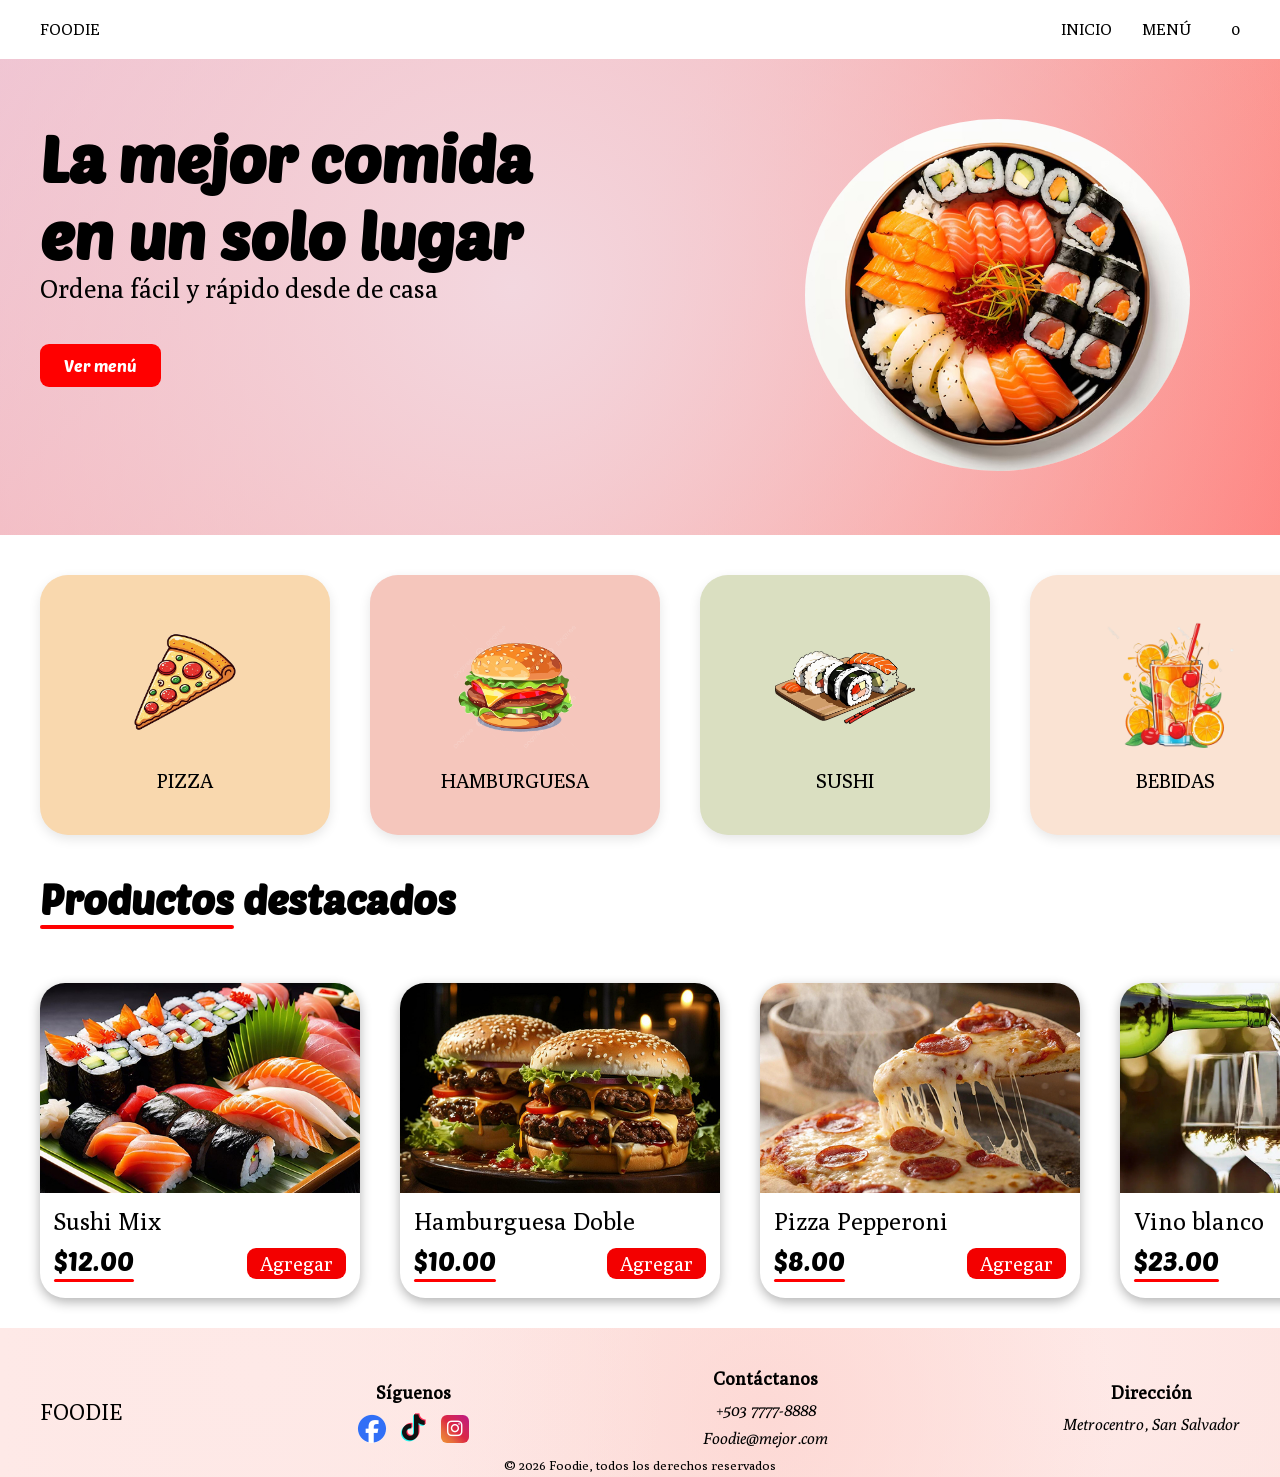
<file: index.html>
<!DOCTYPE html>
<html lang="es">
<head>
    <meta charset="UTF-8">
    <meta name="viewport" content="width=device-width, initial-scale=1.0">
    <title>FOODIE</title>
    <link rel="stylesheet" href="CSS/diseño.css">
    <link rel="stylesheet" href="https://cdnjs.cloudflare.com/ajax/libs/font-awesome/6.5.1/css/all.min.css">
    <link rel="stylesheet" href="https://cdn-uicons.flaticon.com/4.0.0/uicons-solid-rounded/css/uicons-solid-rounded.css">
    <!---link to Google Fonts--->
    <link rel="preconnect" href="https://fonts.googleapis.com">
    <link rel="preconnect" href="https://fonts.gstatic.com" crossorigin>
    <link href="https://fonts.googleapis.com/css2?family=Poetsen+One&display=swap" rel="stylesheet">
    <!--letra poly-->
    <link rel="preconnect" href="https://fonts.googleapis.com">
    <link rel="preconnect" href="https://fonts.gstatic.com" crossorigin>
    <link href="https://fonts.googleapis.com/css2?family=Poetsen+One&family=Poly:ital@0;1&display=swap" rel="stylesheet">
    
</head>
<body>
    <!-- HEADER: logo + navegación + carrito -->
    <header class="navbar">
        <div class="logo">
            <i class="fi fi-sr-spoon" aria-hidden="true"></i> FOODIE <i class="fi fi-sr-fork" aria-hidden="true"></i>
        </div>
        <nav class="nav-derecha" aria-label="Navegación principal">
            <div class="nav-links">
                <a href="index.html">INICIO</a>
                <a href="index.html#categorias">MENÚ</a>
            </div><a href="html/carrito.html" class="carrito-icon" aria-label="Ver carrito de compras">
            
                <i class="fi fi-sr-shopping-cart" aria-hidden="true"></i>
                <span class="carrito-contador" id="contador-carrito">0</span>
            </a>
        </nav>
    </header>

    <main class="contenedoras">

    <!-- LETRA DE INICIO DE LA PAG WEB-->
        <section class="hero" aria-label="Presentación">
            <div class="hero-texto">
                <h1>La mejor comida <br> en un solo lugar</h1>
                <p>Ordena fácil y rápido desde de casa</p>
                <a href="#categorias" class="btn-ver-menu">Ver menú</a>
            </div>
            <div class="hero-imagen">
                <img src="assets/img/sushi-plato.jpg.jpg" alt="Plato de sushi variado">
            </div>
        </section>

        <!-- CATEGORÍAS -->
        <section class="categorias" id="categorias">
    <ul class="lista-categorias">
        <li>
            <a href="html/pizza.html" class="categoria-card card-pizza">
                <img src="assets/icon/icono-pizza.png.png" alt="Pizza">
                <p>PIZZA</p>
            </a>
        </li>
        
        <li>
            <a href="html/hamburguesa.html" class="categoria-card card-hamburguesa">
                <img src="assets/icon/icono-hamburguesa.png.png" alt="Hamburguesa">
                <p>HAMBURGUESA</p>
            </a>
        </li>
        
        <li>
            <a href="html/sushi.html" class="categoria-card card-sushi">
                <img src="assets/icon/icono-sushi.png.png" alt="Sushi">
                <p>SUSHI</p>
            </a>
        </li>
        
        <li>
            <a href="html/vino.html" class="categoria-card card-bebidas">
                <img src="assets/icon/icono-bebidas.png.png" alt="Bebidas">
                <p>BEBIDAS</p>
            </a>
        </li>
    

    </ul>
</section>

        <!-- CARRUSEL (carrusel manejado por JS) -->
        <section class="productos-destacados" aria-labelledby="titulo-destacados">
            <h2 id="titulo-destacados"><span class="subrayado">Productos</span> destacados</h2>
             
            <div class="carrusel-productos">
            <ul class="carrusel-pista" id="carrusel">

                <li>
                    <article class="tarjeta-producto">
                        <figure>
                            <img src="assets/img/sushi-mix.jpg.jpg" alt="Sushi Mix">
                            <figcaption class="nombre-producto">Sushi Mix</figcaption>
                        </figure>
                        <div class="precio-agregar">
                            <span class="precio">$12.00</span>
                          <button class="btn-agregar" data-producto="Sushi Mix" data-precio="12.00" data-imagen="../assets/img/sushi-mix.jpg.jpg">Agregar</button>
                        </div>
                    </article>
                </li>

                <li>
                    <article class="tarjeta-producto">
                        <figure>
                            <img src="assets/img/hamburguesa-doble.jpg.jpg" alt="Hamburguesa Doble">
                            <figcaption class="nombre-producto">Hamburguesa Doble</figcaption>
                        </figure>
                        <div class="precio-agregar">
                            <span class="precio">$10.00</span>
                         <button class="btn-agregar" data-producto="Hamburguesa Doble" data-precio="10.00" data-imagen="../assets/img/hamburguesa-doble.jpg.jpg">Agregar</button>
                        </div>
                    </article>
                </li>

                <li>
                    <article class="tarjeta-producto">
                        <figure>
                            <img src="assets/img/pizza-pepperoni.jpg.jpg" alt="Pizza Pepperoni">
                            <figcaption class="nombre-producto">Pizza Pepperoni</figcaption>
                        </figure>
                        <div class="precio-agregar">
                            <span class="precio">$8.00</span>
                            <button class="btn-agregar" data-producto="Pizza Pepperoni" data-precio="8.00" data-imagen="../assets/img/pizza-pepperoni.jpg.jpg">Agregar</button>
                        </div>
                    </article>
                </li>

                <li>
                    <article class="tarjeta-producto">
                        <figure>
                            <img src="assets/img/vino-chardonnay.jpg.jpg" alt="Vino blanco de chardonnay">
                            <figcaption class="nombre-producto">Vino blanco </figcaption>
                        </figure>
                        <div class="precio-agregar">
                            <span class="precio">$23.00</span>
                            <button class="btn-agregar" data-producto="Vino Chardonnay" data-precio="23.00" data-imagen="../assets/img/vino-chardonnay.jpg.jpg">Agregar</button>
                        </div>
                    </article>
                </li>

                <li>
                    <article class="tarjeta-producto">
                        <figure>
                            <img src="assets/img/sandia-fresca.jpg.jpg" alt="Jugo de sandía fresca">
                            <figcaption class="nombre-producto">Jugosa sandía </figcaption>
                        </figure>
                        <div class="precio-agregar">
                            <span class="precio">$5.00</span>
                            <button class="btn-agregar" data-producto="Jugo Sandía" data-precio="5.00" data-imagen="../assets/img/sandia-fresca.jpg.jpg">Agregar</button>
                        </div>
                    </article>
                </li>
              
            </ul>
            </div>
        </section>
    </main> 

    <!-- FOOTER -->
    <footer class="footer">
        <div class="footer-logo">
            <i class="fi fi-sr-spoon" aria-hidden="true"></i>FOODIE<i class="fi fi-sr-fork" aria-hidden="true"></i>
        </div>

        <section class="footer-col" aria-labelledby="titulo-redes">
            <h3 id="titulo-redes">Síguenos</h3>
          <div class="redes">
<a href="https://www.facebook.com/TU_PAGINA_AQUI" 
       target="_blank" 
       rel="noopener noreferrer" 
       aria-label="Facebook">
        <i class="fa-brands fa-facebook icono-facebook"></i>
    </a>

    <a href="https://www.tiktok.com/@TU_USUARIO_AQUI" 
       target="_blank" 
       rel="noopener noreferrer" 
       aria-label="TikTok">
        <i class="fa-brands fa-tiktok"></i>
    </a>

    <a href="https://www.instagram.com/TU_USUARIO_AQUI" 
       target="_blank" 
       rel="noopener noreferrer" 
       aria-label="Instagram" 
       class="btn-instagram">
        <i class="fa-brands fa-instagram"></i>
    </a>
</div>
        </section>

        <section class="footer-col" aria-labelledby="titulo-contacto">
            <h3 id="titulo-contacto">Contáctanos</h3>
            <address>
                <p><i class="fi fi-sr-call-outgoing" aria-hidden="true"></i> <a href="tel:+50377778888">+503 7777-8888</a></p>
                <p><i class="fi fi-sr-mailbox-envelope" aria-hidden="true"></i> <a href="mailto:Foodie@mejor.com">Foodie@mejor.com</a></p>
            </address>
        </section>

        <section class="footer-col" aria-labelledby="titulo-direccion">
            <h3 id="titulo-direccion">Dirección</h3>
            <address>
                <p><i class="fi fi-sr-marker" aria-hidden="true"></i> Metrocentro, San Salvador</p>
            </address>
        </section>

        <p class="derechos">© 2026 Foodie, todos los derechos reservados</p>
    </footer>

    <script src="js/estilos.foodie.js"></script>
</body>
</html>
</file>
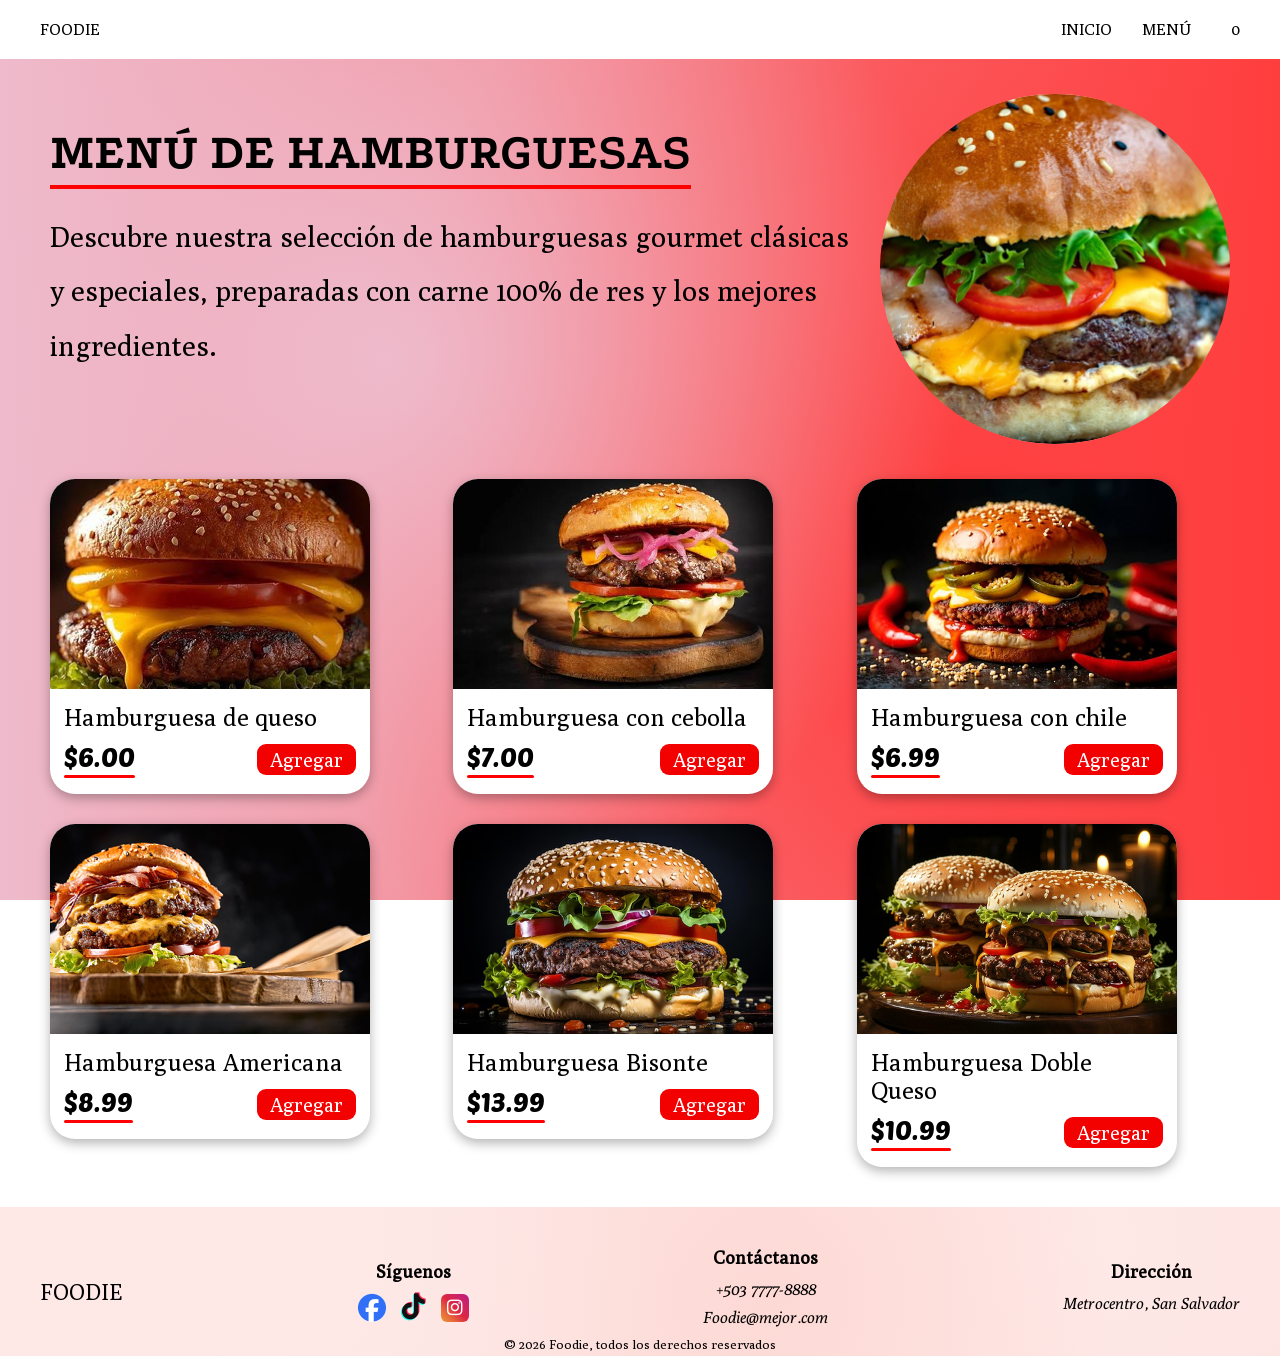
<file: html/hamburguesa.html>
<!DOCTYPE html>
<html lang="es">
<head>
    <meta charset="UTF-8">
    <meta name="viewport" content="width=device-width, initial-scale=1.0">
    <title>FOODIE - Menú de Hamburguesas</title>
      <link rel="stylesheet" href="../CSS/diseño.css">
    <link rel="stylesheet" href="https://cdnjs.cloudflare.com/ajax/libs/font-awesome/6.5.1/css/all.min.css">
    <link rel="stylesheet" href="https://cdn-uicons.flaticon.com/4.0.0/uicons-solid-rounded/css/uicons-solid-rounded.css">

    <!-- Google Fonts -->
    <link rel="preconnect" href="https://fonts.googleapis.com">
    <link rel="preconnect" href="https://fonts.gstatic.com" crossorigin>

    <link href="https://fonts.googleapis.com/css2?family=Poetsen+One&display=swap" rel="stylesheet">
    <link rel="stylesheet" href="../CSS/diseño.css">
    <link href="https://fonts.googleapis.com/css2?family=Poetsen+One&display=swap" rel="stylesheet">
<link href="https://fonts.googleapis.com/css2?family=Podkova:wght@400..800&display=swap" rel="stylesheet">
<link href="https://fonts.googleapis.com/css2?family=Poetsen+One&family=Poly:ital,wght@0,400;0,700;1,400&display=swap" rel="stylesheet">
    

  
</head>
<body>
    <!-- HEADER: logo + navegación + carrito -->
    <header class="navbar">
        <div class="logo">
            <i class="fi fi-sr-spoon" aria-hidden="true"></i> FOODIE <i class="fi fi-sr-fork" aria-hidden="true"></i>
        </div>
        <nav class="nav-derecha" aria-label="Navegación principal">
            <div class="nav-links">
                <a href="../index.html">INICIO</a>
                <a href="../index.html#categorias">MENÚ</a>
            </div>
            <a href="carrito.html" class="carrito-icon" aria-label="Ver carrito de compras">
                <i class="fi fi-sr-shopping-cart" aria-hidden="true"></i>
                <span class="carrito-contador" id="contador-carrito">0</span>
            </a>
        </nav>
    </header>

    <main class="fondo-menu">
        <!-- PRESENTACIÓN DEL MENÚ -->
        <section class="presentacion presentacion-hamburguesa" aria-label="Presentación del menú de hamburguesas">
            <div class="texto">
                <h1>MENÚ DE HAMBURGUESAS</h1>
                <p>Descubre nuestra selección de hamburguesas gourmet clásicas y especiales, preparadas con carne 100% de res y los mejores ingredientes.</p>
            </div>
            <img src="../assets/img/hamburguesa-principal.jpg.jpg" alt="Hamburguesa Principal">
        </section>

        <!-- PRODUCTOS DE HAMBURGUESA -->
        <section class="productos-menu" aria-labelledby="titulo-productos-hamburguesa">
            <ul class="lista-productos">

                <li>
                    <article class=" tarjeta-hamburguesa">
                        <figure>
                            <img src="../assets/img/hamburguesa-de queso.jpg.jpg" alt="Hamburguesa de queso">
                            <figcaption class="nombre-producto">Hamburguesa de queso</figcaption>
                        </figure>
                        <div class="precio-agregar">
                            <span class="precio">$6.00</span>
                          <button class="btn-agregar" data-producto="Hamburguesa de queso" data-precio="6.00" data-imagen="../assets/img/hamburguesa-de queso.jpg.jpg">Agregar</button>
                        </div>
                    </article>
                </li>

                <li>
                    <article class="tarjeta-hamburguesa">
                        <figure>
                            <img src="../assets/img/hamburguesa-con cebolla.jpg.jpg" alt="Hamburguesa con cebolla">
                            <figcaption class="nombre-producto">Hamburguesa con cebolla</figcaption>
                        </figure>
                        <div class="precio-agregar">
                            <span class="precio">$7.00</span>
                           <button class="btn-agregar" data-producto="Hamburguesa con cebolla" data-precio="7.00" data-imagen="../assets/img/hamburguesa-con cebolla.jpg.jpg">Agregar</button>
                        </div>
                    </article>
                </li>

                <li>
                    <article class=" tarjeta-hamburguesa">
                        <figure>
                            <img src="../assets/img/hamburguesa-con chile.jpg.jpg" alt="Hamburguesa con chile">
                            <figcaption class="nombre-producto">Hamburguesa con chile</figcaption>
                        </figure>
                        <div class="precio-agregar">
                            <span class="precio">$6.99</span>
                           <button class="btn-agregar" data-producto="Hamburguesa con chile" data-precio="6.99" data-imagen="../assets/img/hamburguesa-con chile.jpg.jpg">Agregar</button>
                        </div>
                    </article>
                </li>

                <li>
                    <article class=" tarjeta-hamburguesa">
                        <figure>
                            <img src="../assets/img/hamburguesa-americana.jpg.jpg" alt="Hamburguesa Americana">
                            <figcaption class="nombre-producto">Hamburguesa Americana</figcaption>
                        </figure>
                        <div class="precio-agregar">
                            <span class="precio">$8.99</span>
                          <button class="btn-agregar" data-producto="Hamburguesa Americana" data-precio="8.99" data-imagen="../assets/img/hamburguesa-americana.jpg.jpg">Agregar</button>
                        </div>
                    </article>
                </li>

                <li>
                    <article class=" tarjeta-hamburguesa">
                        <figure>
                            <img src="../assets/img/hambuerguesa-bisonte.jpg.jpg" alt="Hamburguesa Bisonte">
                            <figcaption class="nombre-producto">Hamburguesa Bisonte</figcaption>
                        </figure>
                        <div class="precio-agregar">
                            <span class="precio">$13.99</span>
                            <button class="btn-agregar" data-producto="Hamburguesa Bisonte" data-precio="13.99" data-imagen="../assets/img/hambuerguesa-bisonte.jpg.jpg">Agregar</button>
                        </div>
                    </article>
                </li>

                <li>
                    <article class="tarjeta-hamburguesa">
                        <figure>
                            <img src="../assets/img/hamburguesa-doble.jpg.jpg" alt="Hamburguesa Doble">
                            <figcaption class="nombre-producto">Hamburguesa Doble Queso</figcaption>
                        </figure>
                        <div class="precio-agregar">
                            <span class="precio">$10.99</span>
                          <button class="btn-agregar" data-producto="Hamburguesa Doble" data-precio="10.99" data-imagen="../assets/img/hamburguesa-doble.jpg.jpg">Agregar</button>
                        </div>
                    </article>
                </li>

            </ul>
        </section>
    </main>

    <!-- FOOTER -->
    <footer class="footer">
        <div class="footer-logo">
            <i class="fi fi-sr-spoon" aria-hidden="true"></i>FOODIE<i class="fi fi-sr-fork" aria-hidden="true"></i>
        </div>

        <section class="footer-col" aria-labelledby="titulo-redes">
            <h3 id="titulo-redes">Síguenos</h3>
            <div class="redes">
             <a href="https://www.facebook.com/TU_PAGINA_AQUI" 
       target="_blank" 
       rel="noopener noreferrer" 
       aria-label="Facebook">
        <i class="fa-brands fa-facebook icono-facebook"></i>
    </a>

    <a href="https://www.tiktok.com/@TU_USUARIO_AQUI" 
       target="_blank" 
       rel="noopener noreferrer" 
       aria-label="TikTok">
        <i class="fa-brands fa-tiktok"></i>
    </a>

    <a href="https://www.instagram.com/TU_USUARIO_AQUI" 
       target="_blank" 
       rel="noopener noreferrer" 
       aria-label="Instagram" 
       class="btn-instagram">
        <i class="fa-brands fa-instagram"></i>
    </a>
            </div>
        </section>

        <section class="footer-col" aria-labelledby="titulo-contacto">
            <h3 id="titulo-contacto">Contáctanos</h3>
            <address>
                <p><i class="fi fi-sr-call-outgoing" aria-hidden="true"></i> <a href="tel:+50377778888">+503 7777-8888</a></p>
                <p><i class="fi fi-sr-mailbox-envelope" aria-hidden="true"></i> <a href="mailto:Foodie@mejor.com">Foodie@mejor.com</a></p>
            </address>
        </section>

        <section class="footer-col" aria-labelledby="titulo-direccion">
            <h3 id="titulo-direccion">Dirección</h3>
            <address>
                <p><i class="fi fi-sr-marker" aria-hidden="true"></i> Metrocentro, San Salvador</p>
            </address>
        </section>

        <p class="derechos">© 2026 Foodie, todos los derechos reservados</p>
    </footer>

    <script src="../js/estilos.foodie.js"></script>
</body>
</html>
</file>
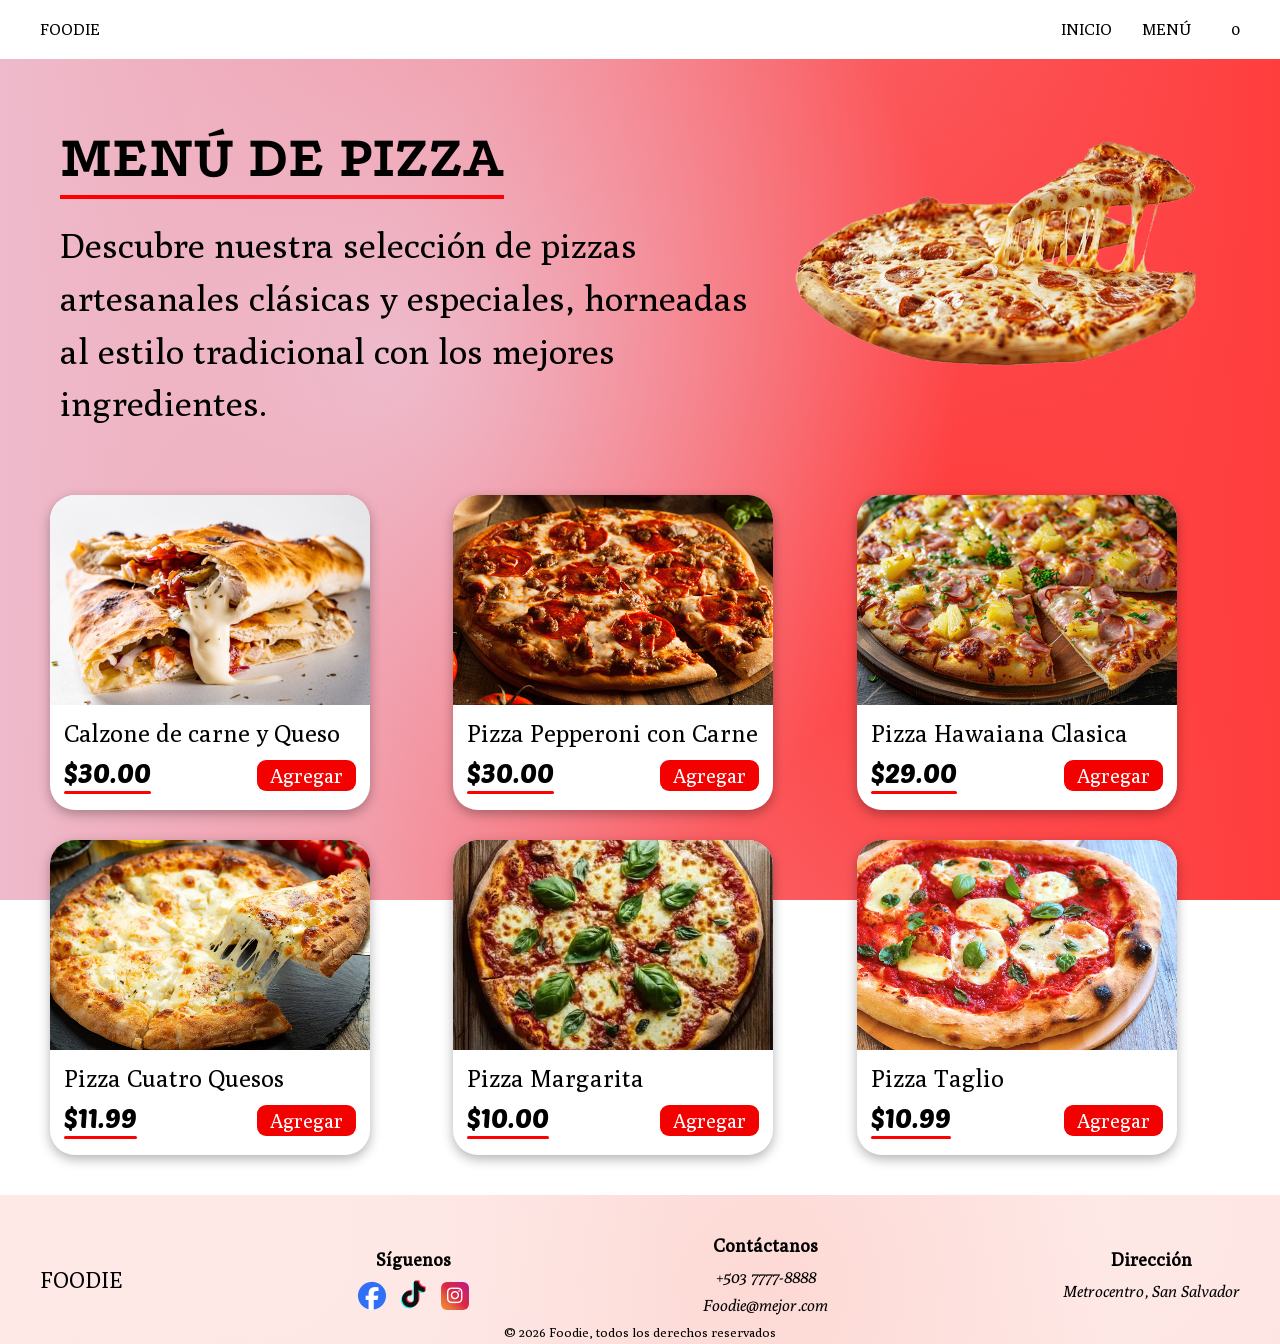
<file: html/pizza.html>
<!DOCTYPE html>
<html lang="es">
<head>
    <meta charset="UTF-8">
    <meta name="viewport" content="width=device-width, initial-scale=1.0">
    <title>FOODIE - Menú de Pizza</title>

    <link rel="stylesheet" href="../CSS/diseño.css">
    <link rel="stylesheet" href="https://cdnjs.cloudflare.com/ajax/libs/font-awesome/6.5.1/css/all.min.css">
    <link rel="stylesheet" href="https://cdn-uicons.flaticon.com/4.0.0/uicons-solid-rounded/css/uicons-solid-rounded.css">

    <!-- Google Fonts -->
    <link rel="preconnect" href="https://fonts.googleapis.com">
    <link rel="preconnect" href="https://fonts.gstatic.com" crossorigin>
    <link href="https://fonts.googleapis.com/css2?family=Podkova:wght@400..800&display=swap" rel="stylesheet">
    <link href="https://fonts.googleapis.com/css2?family=Poetsen+One&family=Poly:ital,wght@0,400;0,700;1,400&display=swap" rel="stylesheet">
</head>
<body>
    <!-- HEADER: logo + navegación + carrito -->
    <header class="navbar">
        <div class="logo">
            <i class="fi fi-sr-spoon" aria-hidden="true"></i> FOODIE <i class="fi fi-sr-fork" aria-hidden="true"></i>
        </div>
        <nav class="nav-derecha" aria-label="Navegación principal">
            <div class="nav-links">
                <a href="../index.html">INICIO</a>
                <a href="../index.html#categorias">MENÚ</a>
            </div>
            <a href="carrito.html" class="carrito-icon" aria-label="Ver carrito de compras">
                <i class="fi fi-sr-shopping-cart" aria-hidden="true"></i>
                <span class="carrito-contador" id="contador-carrito">0</span>
            </a>
        </nav>
    </header>

    <main class="fondo-menu">
        <!-- PRESENTACIÓN DEL MENÚ -->
        <section class="presentacion presentacion-pizza" aria-label="Presentación del menú de pizza">
            <div class="texto">
                <h1>MENÚ DE PIZZA</h1>
                <p>Descubre nuestra selección de pizzas artesanales clásicas y especiales, horneadas al estilo tradicional con los mejores ingredientes.</p>
            </div>
            <img src="../assets/icon/pizza-principal.png" alt="Pizza Principal">
        </section>

        <!-- PRODUCTOS DE PIZZA -->
        <section class="productos-menu" aria-labelledby="titulo-productos-pizza">
            <ul class="lista-productos">

                <li>
                    <article class="tarjeta-pizza">
                        <figure>
                            <img src="../assets/img/calzone.jpg.jpg" alt="Calzone">
                            <figcaption class="nombre-producto">Calzone de carne y Queso</figcaption>
                        </figure>
                        <div class="precio-agregar">
                            <span class="precio">$30.00</span>
                           <button class="btn-agregar" data-producto="Calzone" data-precio="30.00" data-imagen="../assets/img/calzone.jpg.jpg">Agregar</button>
                        </div>
                    </article>
                </li> 

                <li>
                    <article class=" tarjeta-pizza">
                        <figure>
                            <img src="../assets/img/pizza-de-carne-con-pepperoni.jpg.jpg" alt="Pizza Pepperoni con Carne">
                            <figcaption class="nombre-producto">Pizza Pepperoni con Carne</figcaption>
                        </figure>
                        <div class="precio-agregar">
                            <span class="precio">$30.00</span>
                            <button class="btn-agregar" data-producto="Pizza Pepperoni con Carne" data-precio="30.00" data-imagen="../assets/img/pizza-de-carne-con-pepperoni.jpg.jpg">Agregar</button>
                        </div>
                    </article>
                </li>

                <li>
                    <article class=" tarjeta-pizza">
                        <figure>
                            <img src="../assets/img/pizza-de-hawuiana.jpg.jpg" alt="Pizza Hawaiana">
                            <figcaption class="nombre-producto">Pizza Hawaiana Clasica</figcaption>
                        </figure>
                        <div class="precio-agregar">
                            <span class="precio">$29.00</span>
                            <button class="btn-agregar" data-producto="Pizza Hawaiana" data-precio="29.00" data-imagen="../assets/img/pizza-de-hawuiana.jpg.jpg">Agregar</button>
                        </div>
                    </article>
                </li>

                <li>
                    <article class="tarjeta-pizza">
                        <figure>
                            <img src="../assets/img/pizza cuatro queso.jpg.jpg" alt="Pizza Cuatro Quesos">
                            <figcaption class="nombre-producto">Pizza Cuatro Quesos</figcaption>
                        </figure>
                        <div class="precio-agregar">
                            <span class="precio">$11.99</span>
                          <button class="btn-agregar" data-producto="Pizza Cuatro Quesos" data-precio="11.99" data-imagen="../assets/img/pizza cuatro queso.jpg.jpg">Agregar</button>
                        </div>
                    </article>
                </li>

                <li>
                    <article class="tarjeta-pizza">
                        <figure>
                            <img src="../assets/img/pizza-margarita.jpg.webp" alt="Pizza Margarita">
                            <figcaption class="nombre-producto">Pizza Margarita</figcaption>
                        </figure>
                        <div class="precio-agregar">
                            <span class="precio">$10.00</span>
                            <button class="btn-agregar" data-producto="Pizza Margarita" data-precio="10.00" data-imagen="../assets/img/pizza-margarita.jpg.webp">Agregar</button>
                        </div>
                    </article>
                </li>

                <li>
                    <article class="tarjeta-pizza">
                        <figure>
                            <img src="../assets/img/pizza-taglio.jpg.jpg" alt="Pizza Taglio">
                            <figcaption class="nombre-producto">Pizza Taglio</figcaption>
                        </figure>
                        <div class="precio-agregar">
                            <span class="precio">$10.99</span>
                           <button class="btn-agregar" data-producto="Pizza Taglio" data-precio="10.99" data-imagen="../assets/img/pizza-taglio.jpg.jpg">Agregar</button>
                        </div>
                    </article>
                </li>

            </ul>
        </section>
    </main>

    <!-- FOOTER -->
    <footer class="footer">
        <div class="footer-logo">
            <i class="fi fi-sr-spoon" aria-hidden="true"></i>FOODIE<i class="fi fi-sr-fork" aria-hidden="true"></i>
        </div>

        <section class="footer-col" aria-labelledby="titulo-redes">
            <h3 id="titulo-redes">Síguenos</h3>
            <div class="redes">
                <a href="https://www.facebook.com/TU_PAGINA_AQUI" 
       target="_blank" 
       rel="noopener noreferrer" 
       aria-label="Facebook">
        <i class="fa-brands fa-facebook icono-facebook"></i>
    </a>

    <a href="https://www.tiktok.com/@TU_USUARIO_AQUI" 
       target="_blank" 
       rel="noopener noreferrer" 
       aria-label="TikTok">
        <i class="fa-brands fa-tiktok"></i>
    </a>

    <a href="https://www.instagram.com/TU_USUARIO_AQUI" 
       target="_blank" 
       rel="noopener noreferrer" 
       aria-label="Instagram" 
       class="btn-instagram">
        <i class="fa-brands fa-instagram"></i>
    </a>
            </div>
        </section>

        <section class="footer-col" aria-labelledby="titulo-contacto">
            <h3 id="titulo-contacto">Contáctanos</h3>
            <address>
                <p><i class="fi fi-sr-call-outgoing" aria-hidden="true"></i> <a href="tel:+50377778888">+503 7777-8888</a></p>
                <p><i class="fi fi-sr-mailbox-envelope" aria-hidden="true"></i> <a href="mailto:Foodie@mejor.com">Foodie@mejor.com</a></p>
            </address>
        </section>

        <section class="footer-col" aria-labelledby="titulo-direccion">
            <h3 id="titulo-direccion">Dirección</h3>
            <address>
                <p><i class="fi fi-sr-marker" aria-hidden="true"></i> Metrocentro, San Salvador</p>
            </address>
        </section>

        <p class="derechos">© 2026 Foodie, todos los derechos reservados</p>
    </footer>

    <script src="../js/estilos.foodie.js"></script>
</body>
</html>
</file>
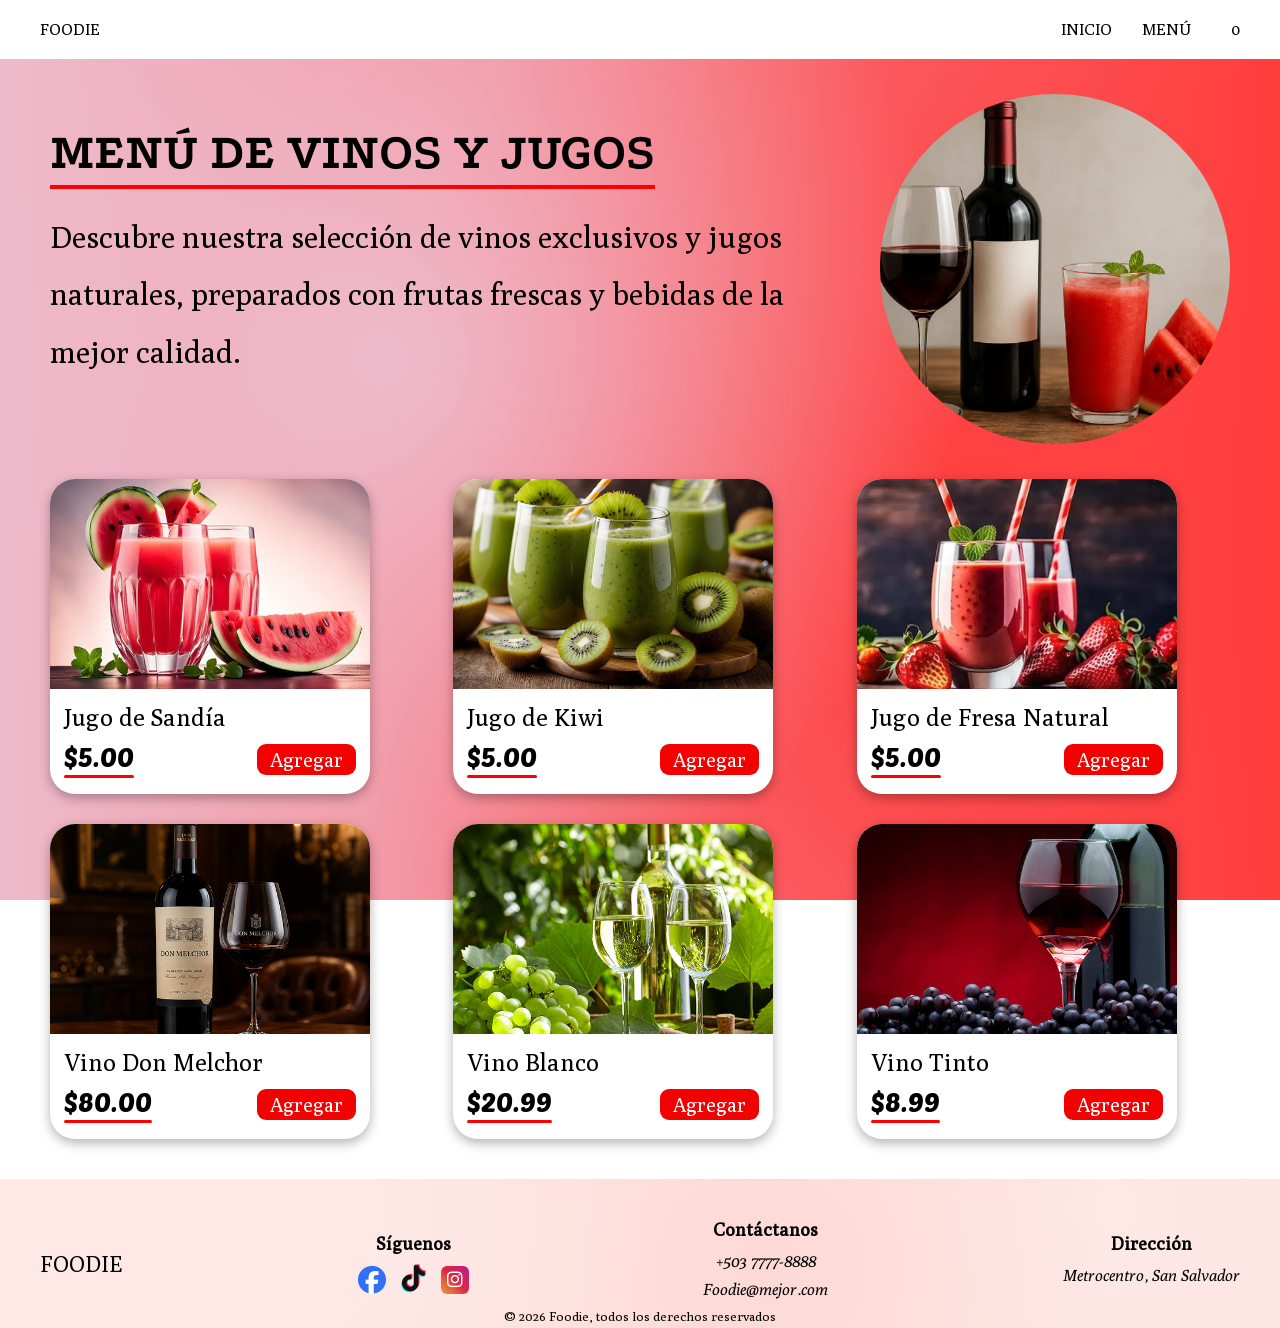
<file: html/vino.html>
<!DOCTYPE html>
<html lang="es">
<head>
    <meta charset="UTF-8">
    <meta name="viewport" content="width=device-width, initial-scale=1.0">
    <title>FOODIE - Menú de Vinos y Jugos</title>

    <link rel="stylesheet" href="../CSS/diseño.css">
    <link rel="stylesheet" href="https://cdnjs.cloudflare.com/ajax/libs/font-awesome/6.5.1/css/all.min.css">
    <link rel="stylesheet" href="https://cdn-uicons.flaticon.com/4.0.0/uicons-solid-rounded/css/uicons-solid-rounded.css">

    <!-- Google Fonts -->
    <link rel="preconnect" href="https://fonts.googleapis.com">
    <link rel="preconnect" href="https://fonts.gstatic.com" crossorigin>
    <link href="https://fonts.googleapis.com/css2?family=Podkova:wght@400..800&display=swap" rel="stylesheet">
    <link href="https://fonts.googleapis.com/css2?family=Poetsen+One&family=Poly:ital,wght@0,400;0,700;1,400&display=swap" rel="stylesheet">
</head>
<body>
    <!-- HEADER: logo + navegación + carrito -->
    <header class="navbar">
        <div class="logo">
            <i class="fi fi-sr-spoon" aria-hidden="true"></i> FOODIE <i class="fi fi-sr-fork" aria-hidden="true"></i>
        </div>
        <nav class="nav-derecha" aria-label="Navegación principal">
            <div class="nav-links">
                <a href="../index.html">INICIO</a>
                <a href="../index.html#categorias">MENÚ</a>
            </div>
            <a href="carrito.html" class="carrito-icon" aria-label="Ver carrito de compras">
                <i class="fi fi-sr-shopping-cart" aria-hidden="true"></i>
                <span class="carrito-contador" id="contador-carrito">0</span>
            </a>
        </nav>
    </header>

    <main class="fondo-menu">
        <!-- PRESENTACIÓN DEL MENÚ -->
        <section class="presentacion presentacion-vino" aria-label="Presentación del menú de vinos y jugos">
            <div class="texto">
                <h1>MENÚ DE VINOS Y JUGOS</h1>
                <p>Descubre nuestra selección de vinos exclusivos y jugos naturales, preparados con frutas frescas y bebidas de la mejor calidad.</p>
            </div>
            <img src="../assets/icon/vino y bebidad.phg.png" alt="Vinos y Jugos">
        </section>

        <!-- PRODUCTOS DE VINO Y JUGO -->
        <section class="productos-menu" aria-labelledby="titulo-productos-vino">
            <ul class="lista-productos">

                <li>
                    <article class=" tarjeta-vino">
                        <figure>
                            <img src="../assets/img/jugo-de-sandia.jpg.jpg" alt="Jugo de Sandía">
                            <figcaption class="nombre-producto">Jugo de Sandía</figcaption>
                        </figure>
                        <div class="precio-agregar">
                            <span class="precio">$5.00</span>
                            <button class="btn-agregar" data-producto="Jugo de Sandía" data-precio="5.00" data-imagen="../assets/img/jugo-de-sandia.jpg.jpg">Agregar</button>
                        </div>
                    </article>
                </li>

                <li>
                    <article class=" tarjeta-vino">
                        <figure>
                            <img src="../assets/img/jugo-de-kiwi.jpg.jpg" alt="Jugo de Kiwi">
                            <figcaption class="nombre-producto">Jugo de Kiwi</figcaption>
                        </figure>
                        <div class="precio-agregar">
                            <span class="precio">$5.00</span>
                          <button class="btn-agregar" data-producto="Jugo de Kiwi" data-precio="5.00" data-imagen="../assets/img/jugo-de-kiwi.jpg.jpg">Agregar</button>
                        </div>
                    </article>
                </li>

                <li>
                    <article class=" tarjeta-vino">
                        <figure>
                            <img src="../assets/img/jugo-de-fresa.jpg.jpg" alt="Jugo de Fresa">
                            <figcaption class="nombre-producto">Jugo de Fresa Natural</figcaption>
                        </figure>
                        <div class="precio-agregar">
                            <span class="precio">$5.00</span>
                          <button class="btn-agregar" data-producto="Jugo de Fresa" data-precio="5.00" data-imagen="../assets/img/jugo-de-fresa.jpg.jpg">Agregar</button>
                        </div>
                    </article>
                </li>

                <li>
                    <article class=" tarjeta-vino">
                        <figure>
                            <img src="../assets/img/vino-don-melchor.jpg.jpg" alt="Vino Don Melchor">
                            <figcaption class="nombre-producto">Vino Don Melchor</figcaption>
                        </figure>
                        <div class="precio-agregar">
                            <span class="precio">$80.00</span>
                            <button class="btn-agregar" data-producto="Vino Don Melchor" data-precio="80.00" data-imagen="../assets/img/vino-don-melchor.jpg.jpg">Agregar</button>
                        </div>
                    </article>
                </li>

                <li>
                    <article class=" tarjeta-vino">
                        <figure>
                            <img src="../assets/img/vino-blanco.jpg.jpg" alt="Vino Blanco">
                            <figcaption class="nombre-producto">Vino Blanco</figcaption>
                        </figure>
                        <div class="precio-agregar">
                            <span class="precio">$20.99</span>
                            <button class="btn-agregar" data-producto="Vino Blanco" data-precio="20.99" data-imagen="../assets/img/vino-blanco.jpg.jpg">Agregar</button>
                        </div>
                    </article>
                </li>

                <li>
                    <article class=" tarjeta-vino">
                        <figure>
                            <img src="../assets/img/vino-tinto.jpg.jpg" alt="Vino Tinto">
                            <figcaption class="nombre-producto">Vino Tinto</figcaption>
                        </figure>
                        <div class="precio-agregar">
                            <span class="precio">$8.99</span>
                           <button class="btn-agregar" data-producto="Vino Tinto" data-precio="8.99" data-imagen="../assets/img/vino-tinto.jpg.jpg">Agregar</button>
                        </div>
                    </article>
                </li>

            </ul>
        </section>
    </main>

    <!-- FOOTER -->
    <footer class="footer">
        <div class="footer-logo">
            <i class="fi fi-sr-spoon" aria-hidden="true"></i>FOODIE<i class="fi fi-sr-fork" aria-hidden="true"></i>
        </div>

        <section class="footer-col" aria-labelledby="titulo-redes">
            <h3 id="titulo-redes">Síguenos</h3>
            <div class="redes">
               
            <a href="https://www.facebook.com/TU_PAGINA_AQUI" 
       target="_blank" 
       rel="noopener noreferrer" 
       aria-label="Facebook">
        <i class="fa-brands fa-facebook icono-facebook"></i>
    </a>

    <a href="https://www.tiktok.com/@TU_USUARIO_AQUI" 
       target="_blank" 
       rel="noopener noreferrer" 
       aria-label="TikTok">
        <i class="fa-brands fa-tiktok"></i>
    </a>

    <a href="https://www.instagram.com/TU_USUARIO_AQUI" 
       target="_blank" 
       rel="noopener noreferrer" 
       aria-label="Instagram" 
       class="btn-instagram">
        <i class="fa-brands fa-instagram"></i>
                                             </a>
            </div>
        </section>

        <section class="footer-col" aria-labelledby="titulo-contacto">
            <h3 id="titulo-contacto">Contáctanos</h3>
            <address>
                <p><i class="fi fi-sr-call-outgoing" aria-hidden="true"></i> <a href="tel:+50377778888">+503 7777-8888</a></p>
                <p><i class="fi fi-sr-mailbox-envelope" aria-hidden="true"></i> <a href="mailto:Foodie@mejor.com">Foodie@mejor.com</a></p>
            </address>
        </section>

        <section class="footer-col" aria-labelledby="titulo-direccion">
            <h3 id="titulo-direccion">Dirección</h3>
            <address>
                <p><i class="fi fi-sr-marker" aria-hidden="true"></i> Metrocentro, San Salvador</p>
            </address>
        </section>

        <p class="derechos">© 2026 Foodie, todos los derechos reservados</p>
    </footer>

    <script src="../js/estilos.foodie.js"></script>
</body>
</html>
</file>
<file: CSS/diseño.css>
*{
    margin: 0;
    padding: 0;
    box-sizing: border-box;}
html {
     overflow-x: hidden;
    overflow-y: scroll;
    scrollbar-width: none;
    -ms-overflow-style: none;
    overscroll-behavior-y: none;
}

html::-webkit-scrollbar {
    display: none;
}

body{
   font-family:"Poly" ,sans-serif;
    max-width: 1440px;
    margin:0 auto;
    overflow-x: hidden;
}

.navbar{
    display: flex;
    justify-content: space-between;
    align-items: center;
    padding: 20px 40px;
}
.nav-derecha{
    display: flex;
    align-items: center;
    gap: 40px;
}
.nav-links{
    display: flex;
    gap: 30px;
}
a {
    text-decoration:none;
    color:inherit;
}
.hero{
    display: flex;
    align-items: flex-start;
    justify-content: space-between;
    padding: 60px 40px;
    background:
        radial-gradient(circle at 25% 30%, #f3d7df 0%, transparent 55%),
        radial-gradient(circle at 75% 70%, #ff7675 0%, transparent 60%),
        linear-gradient(135deg, #eebbcc 0%, #ff9a8b 55%, #ff7675 100%);
    background-repeat: no-repeat;
    background-size: 160% 160%;
    animation: fondo-flotante 18s cubic-bezier(0.45, 0, 0.55, 1) infinite;
}
@keyframes fondo-flotante{
    0%{ background-position: 20% 20%; }
    25%{ background-position: 80% 20%; }
    50%{ background-position: 80% 80%; }
    75%{ background-position: 20% 80%; }
    100%{ background-position: 20% 20%; }
}

.hero-texto{
    max-width: 650px;
}
.hero-texto h1{
    font-family: "Poetsen One",sans-serif;
    font-size: clamp(2rem,5vw,99px);
    color: #000000;
}
.hero-texto p{
   font-family: "Poly",sans-serif; 
   font-size: clamp(1rem,2vw,40px);
   font-weight: 400;
   color:#000000;
}
.hero-imagen{
    width: 385px;
    aspect-ratio: 667/609;
    margin-right: 50px;
    flex-shrink: 0;
}
.hero-imagen img{
    width: 100%;
    height: 100%;
    border-radius: 50%;
    object-fit: cover;
}
.btn-ver-menu{
    display: inline-block;
    padding: 12px 24px;
    font-family: "Poetsen One",sans-serif;
    font-size: 16px;
    color: #FFffff;
    background-color: #FF0000;
    text-align: center;
    border-radius: 9px;
    margin-top: 40px;
}
                                           /* TARGETAS DE LA PAGINA WEB */

.categoria-card img{
    width: 140px;
    height: 140px;
    object-fit: contain;
    margin-bottom: 12px;
    

}
.categoria-card p{
    font-family: "Poly",sans-serif;
    font-size: 20px;
    color: #000000;
}
.lista-categorias{
    display: flex;
    justify-content: flex-start;
    gap: 40px;
    list-style: none;
    padding: 40px;
}
.categoria-card{
     width: 290px;
     height: 260px;
    border-radius: 28px;
    display: flex;
    flex-direction: column;
    align-items: center;
    justify-content: center;
    transition: transform 0.2s ease;
    box-shadow: 0 4px 12px rgba(0,0,0,0.1);


}
.card-pizza{
    background-color:#F9D8AE;
}
.categoria-card:hover{
    transform: scale(1.10);
}
.card-hamburguesa{
    background-color: #F5C6BC;
}
.card-sushi{
    background-color: #DADFC1;
}
.card-bebidas{
    background-color: #FAE3D3;

}
.productos-destacados h2{
    font-family: "Poetsen One",sans-serif;
    font-size: 40px;
    color: #000000;
    padding: 0 40px;
    margin-bottom: 40px;

}
.subrayado{
    position: relative;

}
.subrayado::after {
    content: "";
    position: absolute;
    left: 0;
    bottom: -6px;
    width: 100%;
    height: 4px;
    background-color: #FF0000;
    border-radius: 2px;
}
/*carrusel de los productos javascript*/
.carrusel-productos{
    overflow: hidden;
    padding: 20px 40px 30px;
}
.carrusel-pista{
    display: flex;
    gap: 40px;
    list-style: none;
    will-change: transform;
    animation: carrusel-scroll 25s linear infinite;
    animation-play-state: paused;
}
.carrusel-pista.listo{
    animation-play-state: running;
}
.carrusel-pista.pausado{
    animation-play-state: paused;
}
@keyframes carrusel-scroll{
    from{ transform: translateX(0); }
    to{ transform: translateX(calc(-1 * var(--ancho-carrusel, 50%))); }
}

.tarjeta-producto{
    width: 320px;
    background: #fff;
    border-radius: 25px;
    box-shadow: 0 4px 12px rgba(0,0,0,0.3);
    overflow: hidden;
    flex-shrink: 0;
    transition: transform 0.3s ease;
}
.tarjeta-producto:hover{
    transform: scale(1.08);
}
.tarjeta-producto img{
    width: 100%;
    height: 210px;
    object-fit: cover;
    display: block;
}
.btn-agregar{
     padding:4px 13px;
    font-family: "Poly", sans-serif;
    font-size: 20px;
    color: #Ffffff;
    background-color: #F30000;
    border: none;
    border-radius: 9px;
    cursor: pointer;
}
.precio{
    font-family: "Poetsen One",sans-serif;
    font-size: 26px;
    color: #000000;
    position: relative;
    padding-bottom: 6px;
}
.nombre-producto{
    font-family: "Poly", sans-serif;
    font-size: 24px;
    color: #000000;
    margin: 14px 0 10px;
    padding: 0 14px;

}
.precio-agregar{
    display: flex;
    justify-content: space-between;
    align-items: center;
    padding: 0 14px 16px;
}
.precio::after{
    content: "";
    position: absolute;
    left: 0;
    bottom: 0;
    width: 100%;
    height: 3px;
    background-color: #ff0000;
    border-radius: 2px;
  
                                       /*pie de pagina web de foodie*/
}
.footer{
    display: flex;
    justify-content:space-between;
    align-items: center;
    flex-wrap: wrap;
    gap:30 px;
    padding: 40px 40px 4px;
    background-image:
        radial-gradient(circle at 20% 30%, #FEE9E7 0%, transparent 40%),
        radial-gradient(circle at 60% 60%, #FDD9D5 0%, transparent 45%),
        radial-gradient(circle at 85% 20%, #FEE9E7 0%, transparent 50%),
        linear-gradient(to right, #FEE9E7 0%, #FCE0DC 100%);
         background-repeat: no-repeat;
 

}
.derechos{
 width: 100%;
 flex-basis:100%;
 text-align: center;
 margin-top: 0px;
 align-self: flex-end;
 font-family: "Poly",sans-serif;
 font-size: 13px;
}

.footer-logo{
font-family: "Poly",sans-serif;
font-size: 22px;
color: #000000;
}
.footer-col{
    text-align: center;
}
.footer-col h3{
    font-family: "Poly",sans-serif;
    font-weight: 700;
    font-size: 18px;
    margin-bottom: 12px;
    color: #000000;
}
.redes{
    display: flex;
    gap: 16px;
    justify-content: center;

}
.icono-facebook {
  color: #316FF6; 
  background-color: white; 
  border-radius: 50%; 
  width: 1em; 
  height: 1em;
  display: inline-flex;
  align-items: center;
  justify-content: center;
  line-height: 1;
  font-size: 28px;
}
.icono-facebook:hover {
  transform: scale(1.1);
}


.btn-instagram {
  display: inline-flex;
  align-items: center;
  justify-content: center;
  width: 28px;  
  height: 28px; 
  border-radius: 6px; 
  vertical-align: middle;
  background: linear-gradient(45deg, #f09433 0%, #e6683c 25%, #dc2743 50%, #cc2366 75%, #bc1888 100%);
  text-decoration: none; 
  transition: all 0.3s ease;
}
.btn-instagram i {
  color: #FFFFFF; 
  font-size: 18px; 
  line-height: 1;
}

.btn-instagram:hover {
  transform: scale(1.1);
}
.fa-tiktok {
  
  color: #111111; 
  font-size: 26px; 
  text-shadow: -1px 1px 0px #24f6f0, 1px -1px 0px #fe2c55;
  vertical-align: middle;
  transition: all 0.3s ease;
}
.fa-tiktok:hover {
  transform: scale(1.1);
  text-shadow: -1.5px 1.5px 0px #24f6f0, 1.5px -1.5px 0px #fe2c55;
}
.redes a,.redes i{
    vertical-align: middle;
}
address p{
    margin-bottom: 9px;

}
                                    /*diseño de sushi*/
main.fondo-menu {
    background-image:
        radial-gradient(circle at 30% 40%, #eebbcc 0%, transparent 55%),
        radial-gradient(circle at 75% 60%, #ff3d3d 0%, transparent 60%),
        linear-gradient(to right, #eebbcc 0%, #ff3d3d 100%);
    background-attachment: fixed;
    background-size: cover;
    background-repeat: no-repeat;
    margin: 0;
}
.presentacion{
  display: flex;
  align-items: flex-start;
  justify-content: space-between;
  padding: 35px 50px;
  
 
}
.presentacion img{
 width: 100%;
 max-width: 450px;
 aspect-ratio: 4000/2667;
 object-fit: contain;
}
.presentacion-sushi .texto {
  max-width: 520px;
  text-align: left;
  margin-top: 20px;
  
}
.presentacion-sushi .texto p{
    font-size: 2.20rem;
    line-height: 1.5;
    
  }
.presentacion .texto h1{
  font-family: "Podkova",sans-serif;
  font-size: clamp(2.5rem,5vw,60px);
  color: #000;
  position: relative;
  display: inline-block;
  margin-bottom: 20px;
  display: inline-flex;
  border-bottom: 4px solid #ff0000;
  padding-bottom: 4px;
}
.lista-productos{
    display: grid;
    grid-template-columns: repeat(3,1fr);
    gap: 30px;
    list-style: none;
    padding: 0 50px 40px;
    margin: 0;
}
.tarjeta-sushi{
    width: 320px;
    background: #fff;
    border-radius: 25px;
    box-shadow: 0 4px 12px rgba(0,0,0,0.3);
    overflow: hidden;
    flex-shrink: 0;
    transition: transform 0.3s ease;
}
.tarjeta-sushi:hover{
    transform: scale(1.08);
}
.tarjeta-sushi img{
    width: 100%;
    height: 210px;
    object-fit: cover;
    display: block;
}
.btn-agregar{
     padding:4px 13px;
    font-family: "Poly", sans-serif;
    font-size: 20px;
    color: #Ffffff;
    background-color: #F30000;
    border: none;
    border-radius: 9px;
    cursor: pointer;
}
.precio{
    font-family: "Poetsen One",sans-serif;
    font-size: 26px;
    color: #000000;
    position: relative;
    padding-bottom: 6px;
}
.nombre-producto{
    font-family: "Poly", sans-serif;
    font-size: 24px;
    color: #000000;
    margin: 14px 0 10px;
    padding: 0 14px;

}
.precio-agregar{
    display: flex;
    justify-content: space-between;
    align-items: center;
    padding: 0 14px 16px;
}
.precio::after{
    content: "";
    position: absolute;
    left: 0;
    bottom: 0;
    width: 100%;
    height: 3px;
    background-color: #ff0000;
    border-radius: 2px;
}
                                   /*estilos de pizza*/
.presentacion-pizza .texto h1{
    font-size: clamp(2.5rem,5vw,60px);
}
.presentacion-pizza p{
    font-size: 2.20rem;
    line-height: 1.5;

}
.presentacion-pizza .texto{
    padding: 30px;
    padding-left: 10px;
}
.tarjeta-pizza{
    width: 320px;
    background: #fff;
    border-radius: 25px;
    box-shadow: 0 4px 12px rgba(0,0,0,0.3);
    overflow: hidden;
    flex-shrink: 0;
    transition: transform 0.3s ease;
}
.tarjeta-pizza:hover{
    transform: scale(1.08);
}
.tarjeta-pizza img{
    width: 100%;
    height: 210px;
    object-fit: cover;
    display: block;
}
.btn-agregar{
     padding:4px 13px;
    font-family: "Poly", sans-serif;
    font-size: 20px;
    color: #Ffffff;
    background-color: #F30000;
    border: none;
    border-radius: 9px;
    cursor: pointer;
}
.precio{
    font-family: "Poetsen One",sans-serif;
    font-size: 26px;
    color: #000000;
    position: relative;
    padding-bottom: 6px;
}
.nombre-producto{
    font-family: "Poly", sans-serif;
    font-size: 24px;
    color: #000000;
    margin: 14px 0 10px;
    padding: 0 14px;

}
.precio-agregar{
    display: flex;
    justify-content: space-between;
    align-items: center;
    padding: 0 14px 16px;
}
.precio::after{
    content: "";
    position: absolute;
    left: 0;
    bottom: 0;
    width: 100%;
    height: 3px;
    background-color: #ff0000;
    border-radius: 2px;
}
                             /*estilos de hamburgesas*/
.presentacion-hamburguesa img{
    width: 100%;
    max-width: 350px;
    aspect-ratio: 1/1;
    object-fit: cover;
    border-radius: 50%;
}
.presentacion-hamburguesa .texto h1{
    font-size: clamp(2rem,4vw,58px);
}
.presentacion-hamburguesa .texto p{
    font-size: 1.79rem;
    line-height: 1.9;
}
.presentacion-hamburguesa .texto{
    padding: 30px;
    padding-left: 0px;
    
}
.tarjeta-hamburguesa{
    width: 320px;
    background: #fff;
    border-radius: 25px;
    box-shadow: 0 4px 12px rgba(0,0,0,0.3);
    overflow: hidden;
    flex-shrink: 0;
    transition: transform 0.3s ease;
}
.tarjeta-hamburguesa:hover{
    transform: scale(1.08);
}
.tarjeta-hamburguesa img{
    width: 100%;
    height: 210px;
    object-fit: cover;
    display: block;
}
.btn-agregar{
     padding:4px 13px;
    font-family: "Poly", sans-serif;
    font-size: 20px;
    color: #Ffffff;
    background-color: #F30000;
    border: none;
    border-radius: 9px;
    cursor: pointer;
}
.precio{
    font-family: "Poetsen One",sans-serif;
    font-size: 26px;
    color: #000000;
    position: relative;
    padding-bottom: 6px;
}
.nombre-producto{
    font-family: "Poly", sans-serif;
    font-size: 24px;
    color: #000000;
    margin: 14px 0 10px;
    padding: 0 14px;

}
.precio-agregar{
    display: flex;
    justify-content: space-between;
    align-items: center;
    padding: 0 14px 16px;
}
.precio::after{
    content: "";
    position: absolute;
    left: 0;
    bottom: 0;
    width: 100%;
    height: 3px;
    background-color: #ff0000;
    border-radius: 2px;
}
                                /*estilos de vino y jugo*/
.presentacion-vino img{
    width: 100%;
    max-width: 350px;
   aspect-ratio: 1/1;
   object-fit: cover;
   border-radius: 50%;
}
.presentacion-vino .texto h1{
    font-size: clamp(2rem,4vw,58px);
}
.presentacion-vino .texto p{
    font-size: 1.89rem;
    line-height: 1.9;
}
.presentacion-vino .texto{
    padding: 30px;
    padding-left: 0px;
}.tarjeta-vino{
    width: 320px;
    background: #fff;
    border-radius: 25px;
    box-shadow: 0 4px 12px rgba(0,0,0,0.3);
    overflow: hidden;
    flex-shrink: 0;
    transition: transform 0.3s ease;
}
.tarjeta-vino:hover{
    transform: scale(1.08);
}
.tarjeta-vino img{
    width: 100%;
    height: 210px;
    object-fit: cover;
    display: block;
}
.btn-agregar{
     padding:4px 13px;
    font-family: "Poly", sans-serif;
    font-size: 20px;
    color: #Ffffff;
    background-color: #F30000;
    border: none;
    border-radius: 9px;
    cursor: pointer;
}
.precio{
    font-family: "Poetsen One",sans-serif;
    font-size: 26px;
    color: #000000;
    position: relative;
    padding-bottom: 6px;
}
.nombre-producto{
    font-family: "Poly", sans-serif;
    font-size: 24px;
    color: #000000;
    margin: 14px 0 10px;
    padding: 0 14px;

}
.precio-agregar{
    display: flex;
    justify-content: space-between;
    align-items: center;
    padding: 0 14px 16px;
}
.precio::after{
    content: "";
    position: absolute;
    left: 0;
    bottom: 0;
    width: 100%;
    height: 3px;
    background-color: #ff0000;
    border-radius: 2px;

}



                              /*CARRITO DE JAVACRIPT*/
.titulo-pedido{
    background-image:
        radial-gradient(circle at 30% 40%, #eebbcc 0%, transparent 55%),
        radial-gradient(circle at 75% 60%, #ff3d3d 0%, transparent 60%),
        linear-gradient(to right, #eebbcc 0%, #ff3d3d 100%);
    padding: 40px 50px;
    text-align: center;
}
.titulo-pedido h1{
    font-family: "Poetsen One",sans-serif;
    font-size: clamp(1.8rem,4vw,50px);
}
.carrito-container{
    display: flex;
    align-items: flex-start;
    justify-content: center;
    gap: 30px;
    padding: 40px 50px;
    flex-wrap: wrap;
}
.resumen-pedido{
    flex: 1 1 500px;
    max-width: 560px;
    background-color: #DADFC1;
    border-radius: 20px;
    padding: 25px 30px;
    box-shadow:  0 4px 12px rgba(0,0,0,0.1);
    position:relative;
    left: -115px;
}
.resumen-pedido h2{
    font-family: "Poetsen One",sans-serif;
    font-size: 22px;
    color: #000000;
    margin-bottom: 15px;
    
}
.item-carrito{
    display: flex;
    align-items: center;
    gap: 16px;
    padding: 8px 0;
    border-bottom: 1px solid rgba(0,0,0,0.08);
}
.item-carrito img{
    width: 120px;
    height: 80px ;
    object-fit: cover;
    border-radius: 14px;
    flex-shrink: 0;
}
.item-info{
    flex: 1;
}
.item-nombre{
    font-family: "Poly",sans-serif;
    font-size: 17px;
    color: #000000;
    margin-bottom: 6px;
}
.cantidad-control{
    display: flex;
    align-items: center;
    gap: 10px;
}
.cantidad-control button{
    width: 26px;
    height: 26px;
    border: none;
    border-radius: 8px;
    background-color: #Ffffff;
    box-shadow: 0 2px 4px rgba(0,0,0,0.15);
    font-family: "Poly", sans-serif;
    font-size: 16px;
    cursor: pointer;
}
.cantidad-control.cantidad{
    font-family: "Poly",sans-serif;
    font-size:15px;
}
.item-subtotal{
    font-family: "Poetsen One",sans-serif;
    font-size: 16px;
    color: #000000;
    white-space: nowrap;
}
.totales{
    margin-top: 15px;
}
.totales p{
    display: flex;
    justify-content: space-between;
    font-family: "Poly",sans-serif;
    font-size: 17px;
    color: #000000;
    padding: 6px 0;
}
                        /*comluna derecha mapa de google*/
.direccion-entrega{
    flex: 1 1 350px;
    max-width: 400px;
    background-color: #fde6e6;
    border-radius: 20px;
    padding: 25px 30px;
    box-shadow: 0 4px 12px rgba(0,0,0,0.1);

}
.direccion-entrega h2{
    font-family: "Poetsen One",sans-serif;
    font-size: 22px;
    color: #000000;
    margin-bottom: 15px;
}
.mapa-contenedor{
    width: 100%;
    height: 150px;
    background-color: #d9d9d9;
    border-radius: 14px;
    margin-bottom: 15px;
}
.direccion-entrega label{
    display: block;
    font-family: "Poly",sans-serif;
    font-size: 15px;
    color: #000000;
    margin-bottom: 6px;
    margin-top: 12px;
}
.direccion-entrega input,
.direccion-entrega textarea{
    width: 100px;
    padding: 10px 14px;
    border: none;
    border-radius: 12px;
    font-family:"Poly",sans-serif ;
    font-size: 14px;
    background-color: #Ffffff;
    resize: none;
}
.direccion-entrega textarea{
    min-height: 60px;
}
.total-pagar{
    background-color: #fbdca6;
    border-radius: 16px;
    padding: 14px 20px;
    text-align: center;
    margin-top: 20px;
}
.total-pagar h3{
    font-family: "Poly",sans-serif;
    font-size: 15px;
    color: #000000;
    margin-bottom: 4px;
}
.monto-total{
    font-family: "Poetsen One",sans-serif;
    font-size: 26px;
    color: #000000;
}
.btn-finalizar{
    display: block;
    width: 100%;
    margin-top: 18px;
    padding: 12px;
    border: none;
    border-radius: 30px;
    background-color: #ff0000;
    color: #Ffffff;
    font-family: "Poetsen One",sans-serif;
    font-size: 16px;
    cursor: pointer;
}
.btn-agregar-mas{
    display: block;
    text-align: center;
    margin-top: 12px;
    font-family: "Poly",sans-serif;
    font-size: 14px;
    color: #000000;
    text-decoration: underline;
}
.carrusel-productos{
    overflow: hidden;
    padding: 20px 40px 30px;
}
.carrusel-pista{
    display: flex;
    gap: 40px;
    list-style: none;
    will-change: transform;
    animation: carrusel-scroll 25s linear infinite;
    animation-play-state: paused;
    align-items: stretch;
}
.carrusel-pista.listo{
    animation-play-state: running;
}
.carrusel-pista.pausado{
    animation-play-state: paused;
}
@keyframes carrusel-scroll{
    from{ transform: translateX(0); }
    to{ transform: translateX(calc(-1 * var(--ancho-carrusel, 50%))); }
}
.carrusel-pista .tarjeta-producto{
    display: flex;
    flex-direction: column;
}
.carrusel-pista .precio-agregar{
    margin-top: auto;

}
/* ==========================================
   VENTANA MODAL DE PAGO (CORREGIDA)
   ========================================== */

/* Asegura que todos los elementos dentro de la modal calculen bien su tamaño */
.tarjeta-pago * {
    box-sizing: border-box;
}

/* Fondo oscuro que cubre toda la pantalla */
.modal-overlay {
    display: none;
    position: fixed;
    top: 0;
    left: 0;
    width: 100%;
    height: 100%;
    background-color: rgba(0, 0, 0, 0.5);
    z-index: 2000;
    justify-content: center;
    align-items: center;
    backdrop-filter: blur(3px);
}

/* Tarjeta central blanca */
.tarjeta-pago {
    background-color: #ffffff;
    width: 90%;
    max-width: 380px;
    padding: 30px 25px;
    border-radius: 28px;
    box-shadow: 0 15px 35px rgba(0, 0, 0, 0.2);
    position: relative;
    animation: animarEntrada 0.3s ease-out;
}

@keyframes animarEntrada {
    from {
        opacity: 0;
        transform: translateY(-20px) scale(0.95);
    }
    to {
        opacity: 1;
        transform: translateY(0) scale(1);
    }
}

/* Encabezado */
.pago-header {
    text-align: center;
    margin-bottom: 22px;
}

.pago-brand {
    font-family: 'Poly', serif;
    font-size: 0.9rem;
    letter-spacing: 1px;
    display: flex;
    align-items: center;
    justify-content: center;
    gap: 6px;
    margin-bottom: 6px;
    color: #333;
}

.pago-header h2 {
    font-family: 'Poetsen One', sans-serif, system-ui;
    font-size: 1.25rem;
    font-weight: bold;
    text-transform: uppercase;
    color: #000;
    margin: 0;
    letter-spacing: 0.5px;
}

/* Campos de Formulario */
.campo-pago {
    display: flex;
    flex-direction: column;
    margin-bottom: 14px;
    width: 100%;
}

.campo-pago label {
    font-family: 'Poly', serif;
    font-size: 0.95rem;
    color: #111;
    margin-bottom: 5px;
    font-weight: 500;
}

/* Cajas de texto (con width: 100% para evitar el desborde) */
.campo-pago input {
    width: 100%; /* <- Esto arregla el desborde del CVV */
    background-color: #fce5cd;
    border: none;
    border-radius: 14px;
    height: 44px;
    padding: 0 14px;
    font-size: 1rem;
    outline: none;
    transition: all 0.2s ease;
    box-shadow: inset 0 1px 2px rgba(0, 0, 0, 0.05);
}

.campo-pago input:focus {
    box-shadow: 0 0 0 2px #e63946;
    background-color: #f7d8b5;
}

/* Fila doble para Expiración y CVV */
.fila-doble {
    display: flex;
    gap: 14px;
    width: 100%;
}

.fila-doble .campo-pago {
    flex: 1;
    min-width: 0; /* <- Permite que los flex-items se encojan correctamente */
}

/* Botón de Confirmar Pedido */
.btn-pagar {
    width: 100%;
    margin-top: 10px;
    padding: 12px;
    background-color: #e63946;
    color: #ffffff;
    border: none;
    border-radius: 14px;
    font-size: 1rem;
    font-weight: bold;
    font-family: 'Poetsen One', sans-serif, system-ui;
    cursor: pointer;
    transition: background-color 0.2s ease, transform 0.1s ease;
}

.btn-pagar:hover {
    background-color: #c12a36;
}

.btn-pagar:active {
    transform: scale(0.98);
}
/* ==========================================
   BARRITA DE NOTIFICACIÓN FLOTANTE
   ========================================== */
.notificacion-bar {
    position: fixed;
    top: -80px; /* Oculta arriba de la pantalla */
    left: 50%;
    transform: translateX(-50%);
    background-color: #e63946; /* Rojo elegante Foodie */
    color: #ffffff;
    padding: 12px 24px;
    border-radius: 25px;
    font-family: 'Poly', serif;
    font-size: 0.95rem;
    font-weight: 500;
    box-shadow: 0 8px 20px rgba(0, 0, 0, 0.25);
    z-index: 9999;
    transition: top 0.4s ease-in-out;
    pointer-events: none;
}

/* Estado cuando la barrita baja a la pantalla */
.notificacion-bar.activa {
    top: 25px;
}


/*ajuste para el celular*/
 @media (max-width: 768px) {
   .navbar {
        flex-direction: row; /* Todo en una sola fila */
        justify-content: space-between; /* Logo a la izq, menú a la der */
        align-items: center;
        padding: 12px 20px;
        background-color: #ffffff;
        box-shadow: 0 2px 8px rgba(0,0,0,0.06);
    }

    .logo {
        font-size: 1.1rem; /* Logo un poco más discreto */
    }

    .nav-derecha {
        display: flex;
        flex-direction: row;
        align-items: center;
        gap: 15px; /* Espacio limpio entre menú y carrito */
        width: auto; /* Ya no ocupa el 100% del ancho */
        margin-top: 0;
    }

    .nav-links {
        display: flex;
        flex-direction: row;
        align-items: center;
        gap: 15px;
    }

    .nav-links a, .carrito-icon {
        font-size: 14px;
        text-transform: uppercase;
        font-weight: 600;
    } 

                                                  /*hero*/
    .hero {
        display: flex;
        flex-direction: column;
        align-items: center;
        text-align: center;
        padding: 20px 20px 30px;
        overflow: hidden;
    }

    /* 1. Ponemos la imagen PRIMERO */
    .hero-imagen {
        order: 1;
        width: 260px; /* Le damos suficiente espacio */
        height: auto; /* Dejamos que la altura se ajuste sola al círculo */
        max-width: 85vw; /* Asegura que nunca se salga de la pantalla del celular */
        margin: 10px auto 20px;
        display: flex;
        justify-content: center;
        align-items: center;
    }

    .hero-imagen img {
        width: 100%;
        height: auto; 
        object-fit: contain; 
    }

    /* 2. Ponemos el texto y el botón SEGUNDO */
    .hero-texto {
        order: 2;
        max-width: 100%;
        display: flex;
        flex-direction: column;
        align-items: center;
    }

    .hero-texto h1 {
        font-size: 1.8rem;
        line-height: 1.2;
        margin-bottom: 10px;
    }

    .hero-texto p {
        font-size: 0.95rem;
        margin-bottom: 15px;
    }
                           /*categorias de imagen */
   .productos-destacados h2 {
        font-size: 1.5rem;
        text-align: center;
        margin: 20px 0 15px;
    }

    .lista-categorias {
        display: grid;
        grid-template-columns: repeat(2, 1fr); /* Crea 2 columnas iguales */
        gap: 12px; /* Espacio uniforme entre tarjetas */
        padding: 0 20px ;
        margin-top: 25px;
        list-style: none;
    }

    .lista-categorias li {
        display: flex;
    }

    .lista-categorias a {
        width: 100%;
        text-decoration: none;
    }

    .categoria-card {
     width: 100%;
        height: 100%;
        padding: 15px;
        display: flex;
        flex-direction: column;
        align-items: center;
        justify-content: center;
        border-radius: 12px;
        /* Quitamos el background-color fijo para que use los colores de tu CSS principal */
        box-shadow: 0 4px 10px rgba(0,0,0,0.08);   
    }

    .categoria-card img {
        width: 65px;
        height: 65px;
        object-fit: contain;
        margin-bottom: 8px;
    }

    .categoria-card p {
        font-size: 0.95rem;
        font-weight: 600;
        color: #333;
        margin: 0;
    }

                                                  /*carrusel de por dios*/
   .carrusel-productos{
        padding: 20px 30px 30px;
    }
    .carrusel-pista{
        gap: 20px;
    }
    .tarjeta-producto {
        width: calc(100vw - 100px);
        max-width: 280px;
    }
    .precio-agregar{
        flex-wrap: wrap;
        gap: 8px;
    }
    .btn-agregar{
        font-size: 15px;
        padding: 6px 12px;
    }
    .precio{
        font-size: 20px;
    }
     
    .nombre-producto{
        font-size: 18px;
    }
    .tarjeta-producto img{
        height: 120px;
    }
   
    
   .footer {
        display: grid !important;
        grid-template-columns: 1fr 1fr !important; /* Divide en 2 columnas */
        gap: 25px 15px !important;
        padding: 30px 20px !important;
    }

    /* 1. Logo centrado en la parte superior */
    .footer-logo {
        grid-column: span 2 !important;
        text-align: center !important;
        margin-bottom: 10px !important;
    }

    /* 2. Cada columna centrada con su propio contenido */
    .footer-col {
        text-align: center !important;
        display: flex !important;
        flex-direction: column !important;
        align-items: center !important;
    }

    /* 3. Íconos centrados justo debajo de "Síguenos" */
    .redes {
        justify-content: center !important;
        width: 100% !important;
    }

    /* 4. Dirección centrada abarcando ambas columnas */
    .footer-col:last-of-type {
        grid-column: span 2 !important;
        text-align: center !important;
    }

    /* 5. Copyright centrado al final */
    .derechos {
        grid-column: span 2 !important;
        text-align: center !important;
        margin-top: 10px !important;
        padding-top: 15px !important;
        border-top: 1px solid rgba(0, 0, 0, 0.1) !important;
    }
                                            /*ajuste de las paginas de comida pizza*/
   .presentacion-pizza {
        display: flex !important;
        flex-direction: row !important; /* Texto a la izquierda, imagen a la derecha */
        align-items: center !important;
        justify-content: space-between !important;
        text-align: left !important;
        padding: 20px 15px !important;
        gap: 12px !important;
    }

    .presentacion-pizza .texto {
        flex: 1 !important;
        padding: 0 !important;
    }

    .presentacion-pizza .texto h1 {
     font-size: 1.4rem !important; /* Tamaño legible sin ocupar toda la pantalla */
        margin-bottom: 8px !important;
        border-bottom-width: 3px !important;
    
    }

    .presentacion-pizza .texto p {
       font-size: 0.9rem !important; /* Tamaño cómodo para lectura en móvil */
        line-height: 1.35 !important;
        
    }
 
       .presentacion-pizza img {
    width: 55% !important;
    max-width: 130px !important;
    height: auto !important;
    object-fit: contain !important;
       }
    
                                   /*lista de productos*/

   .lista-productos {
    display: grid;
    grid-template-columns: repeat(2, minmax(0, 1fr));
    gap: 16px;
    padding: 20px 16px 35px;
    margin: 0;
    list-style: none;
}

.lista-productos li {
    width: 100%;
    display: flex;
}

.tarjeta-pizza{
    width: 100%;
    max-width: none;
    min-width: 0;
    height: auto;
    min-height: 195px;

    display: flex;
    flex-direction: column;

    border-radius: 18px;
    overflow: hidden;
}

.tarjeta-pizza img {
    width: 100%;
    height: 115px;
    object-fit: cover;
    display: block;
}

.nombre-pizza {
    min-height: 45px;

    display: flex;
    align-items: center;
    justify-content: center;

    text-align: center;

    font-size: 16px;
    line-height: 1.2;

    margin: 0;
    padding: 8px;
}

.precio-agregar {
    width: 100%;
    margin-top: 8;

    display: flex;
    justify-content: space-between;
    align-items: center;

    gap: 6px;
    padding: 8px 10px 12px;
}

.precio {
    font-size: 18px;
    white-space: nowrap;
}

.btn-agregar {
    font-size: 13px;
    padding: 6px 9px;
    white-space: nowrap;
}
                                    /*hamburgesa*/

.presentacion-hamburguesa {
        display: flex !important;
        flex-direction: row !important; /* Texto a la izquierda, imagen a la derecha */
        align-items: center !important;
        justify-content: space-between !important;
        text-align: left !important;
        padding: 20px 15px !important;
        gap: 12px !important;
    }

    .presentacion-hamburguesa .texto {
        flex: 1 !important;
        padding: 0 !important;
    }
    .presentacion-hamburguesa .texto h1 {
     font-size: 1.4rem !important; /* Tamaño legible sin ocupar toda la pantalla */
        margin-bottom: 8px !important;
        border-bottom-width: 3px !important;
    
    }

    .presentacion-hamburguesa .texto p {
       font-size: 0.9rem !important; /* Tamaño cómodo para lectura en móvil */
        line-height: 1.35 !important;
        
    }
 
       .presentacion-hamburguesa img {
    width: 55% !important;
    max-width: 130px !important;
    height: auto !important;
    object-fit: contain !important;
}
  .lista-productos {
    display: grid;
    grid-template-columns: repeat(2, minmax(0, 1fr));
    gap: 16px;
    padding: 20px 16px 35px;
    margin: 0;
    list-style: none;
}

.lista-productos li {
    width: 100%;
    display: flex;
}

.tarjeta-hamburguesa{
    width: 100%;
    max-width: none;
    min-width: 0;
    height: auto;
    min-height: 195px;

    display: flex;
    flex-direction: column;

    border-radius: 18px;
    overflow: hidden;
}

.tarjeta-hamburguesa img {
    width: 100%;
    height: 115px;
    object-fit: cover;
    display: block;
}

.nombre-hamburguesa {
    min-height: 45px;

    display: flex;
    align-items: center;
    justify-content: center;

    text-align: center;

    font-size: 16px;
    line-height: 1.2;

    margin: 0;
    padding: 8px;
}

.precio-agregar {
    width: 100%;
    margin-top: 8;

    display: flex;
    justify-content: space-between;
    align-items: center;

    gap: 6px;
    padding: 8px 10px 12px;
}

.precio {
    font-size: 18px;
    white-space: nowrap;
}

.btn-agregar {
    font-size: 13px;
    padding: 6px 9px;
    white-space: nowrap;


 }
 
                                    /*sushi*/
.presentacion-sushi {
        display: flex !important;
        flex-direction: row !important; /* Texto a la izquierda, imagen a la derecha */
        align-items: center !important;
        justify-content: space-between !important;
        text-align: left !important;
        padding: 20px 15px !important;
        gap: 12px !important;
    }

    .presentacion-sushi .texto {
        flex: 1 !important;
        padding: 0 !important;
    }
    .presentacion-sushi .texto h1 {
     font-size: 1.4rem !important; /* Tamaño legible sin ocupar toda la pantalla */
        margin-bottom: 8px !important;
        border-bottom-width: 3px !important;
    
    }

    .presentacion-sushi .texto p {
       font-size: 0.9rem !important; /* Tamaño cómodo para lectura en móvil */
        line-height: 1.35 !important;
        
    }
 
       .presentacion-sushi img {
    width: 55% !important;
    max-width: 130px !important;
    height: auto !important;
    object-fit: contain !important;
}
  .lista-productos {
    display: grid;
    grid-template-columns: repeat(2, minmax(0, 1fr));
    gap: 16px;
    padding: 20px 16px 35px;
    margin: 0;
    list-style: none;
}

.lista-productos li {
    width: 100%;
    display: flex;
}
.tarjeta-sushi{
    width: 100%;
    max-width: none;
    min-width: 0;
    height: auto;
    min-height: 195px;

    display: flex;
    flex-direction: column;

    border-radius: 18px;
    overflow: hidden;
}

.tarjeta-sushi img {
    width: 100%;
    height: 115px;
    object-fit: cover;
    display: block;
}

.nombre-sushi {
    min-height: 45px;

    display: flex;
    align-items: center;
    justify-content: center;

    text-align: center;

    font-size: 16px;
    line-height: 1.2;

    margin: 0;
    padding: 8px;
}

.precio-agregar {
    width: 100%;
    margin-top: 8;

    display: flex;
    justify-content: space-between;
    align-items: center;

    gap: 6px;
    padding: 8px 10px 12px;
}

.precio {
    font-size: 18px;
    white-space: nowrap;
}

.btn-agregar {
    font-size: 13px;
    padding: 6px 9px;
    white-space: nowrap;
 }
                               /*vino*/
    .presentacion-vino {
        display: flex !important;
        flex-direction: row !important; /* Texto a la izquierda, imagen a la derecha */
        align-items: center !important;
        justify-content: space-between !important;
        text-align: left !important;
        padding: 20px 15px !important;
        gap: 12px !important;
    }

    .presentacion-vino .texto {
        flex: 1 !important;
        padding: 0 !important;
    }
    .presentacion-vino .texto h1 {
     font-size: 1.4rem !important; /* Tamaño legible sin ocupar toda la pantalla */
        margin-bottom: 8px !important;
        border-bottom-width: 3px !important;
    
    }

    .presentacion-vino .texto p {
       font-size: 0.9rem !important; /* Tamaño cómodo para lectura en móvil */
        line-height: 1.35 !important;
        
    }
 
       .presentacion-vino img {
       width: 110px;       
        height: 110px;
}
  .lista-productos {
    display: grid;
    grid-template-columns: repeat(2, minmax(0, 1fr));
    gap: 16px;
    padding: 20px 16px 35px;
    margin: 0;
    list-style: none;
}

  .lista-productos li {
    width: 100%;
    display: flex;
   }
   .tarjeta-vino{
    width: 100%;
    max-width: none;
    min-width: 0;
    height: auto;
    min-height: 195px;

    display: flex;
    flex-direction: column;

    border-radius: 18px;
    overflow: hidden;
}

.tarjeta-vino img {
    width: 100%;
    height: 115px;
    object-fit: cover;
    display: block;
}

.nombre-vino {
    min-height: 45px;

    display: flex;
    align-items: center;
    justify-content: center;

    text-align: center;

    font-size: 16px;
    line-height: 1.2;

    margin: 0;
    padding: 8px;
}

.precio-agregar {
    width: 100%;
    margin-top: 8;

    display: flex;
    justify-content: space-between;
    align-items: center;

    gap: 6px;
    padding: 8px 10px 12px;
}

.precio {
    font-size: 18px;
    white-space: nowrap;
}

.btn-agregar {
    font-size: 13px;
    padding: 6px 9px;
    white-space: nowrap;

} 
                                      /*carrito*/ 
.carrito-container{
        flex-direction: column;
        align-items: center;
        padding: 20px;
    }
    .resumen-pedido{
      flex: none;
      left: 0;
      max-width: 100%;
      width: 100%;
    }
    .direccion-entrega{
        flex: none;
        max-width: 100%;
        width: 100%;
    }
    .item-carrito img{
        width: 80px;
        height: 60px;
    }
    .item-nombre{
        font-size: 15px;
    }
    /* ==========================================
   CORRECCIÓN PARA QUE LA NOTIFICACIÓN SÍ DESAPAREZCA
   ========================================== */

/* 1. ESTADO OCULTO (Se esconde arriba fuera de la vista) */
.notificacion-bar,
.notificacion {
    position: fixed !important;
    top: -120px !important; /* Oculta arriba */
    left: 50% !important;
    transform: translateX(-50%) !important;
    width: 90% !important;
    max-width: 360px !important;
    z-index: 99999 !important;
    transition: top 0.4s ease-in-out !important;
    pointer-events: none;
}

/* 2. ESTADO VISIBLE (Baja cuando tu JS le activa la clase) */
.notificacion-bar.activa,
.notificacion.activa,
.notificacion-bar.show,
.notificacion.show {
    top: 20px !important; /* Se muestra momentáneamente en pantalla */
}

/* 3. MANTENER FIX DE AUTOCOMPLETADO (COLOR BEIGE DE CHROME) */
input:-webkit-autofill,
input:-webkit-autofill:hover, 
input:-webkit-autofill:focus,
input:-webkit-autofill:active {
    -webkit-box-shadow: 0 0 0 1000px #fce5cd inset !important;
    -webkit-text-fill-color: #111111 !important;
    transition: background-color 5000s ease-in-out 0s !important;
}
    

}
</file>
